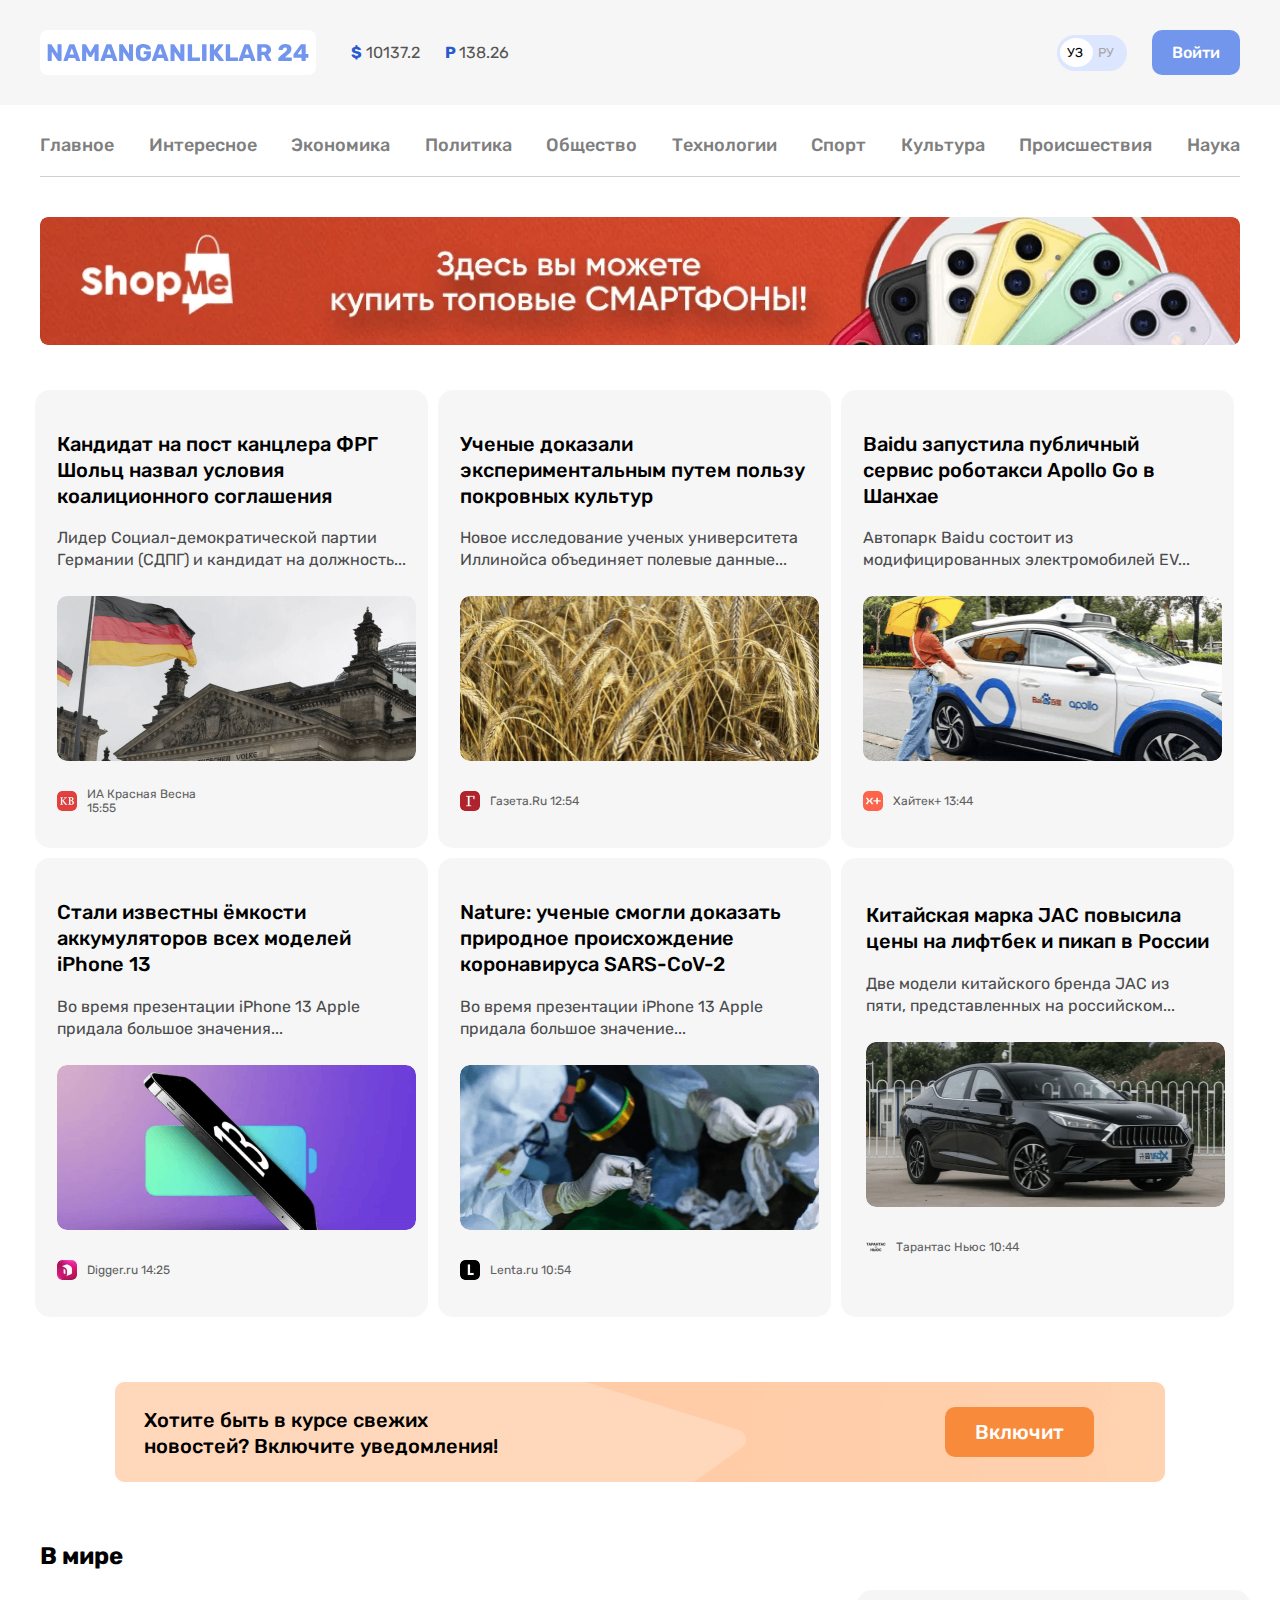
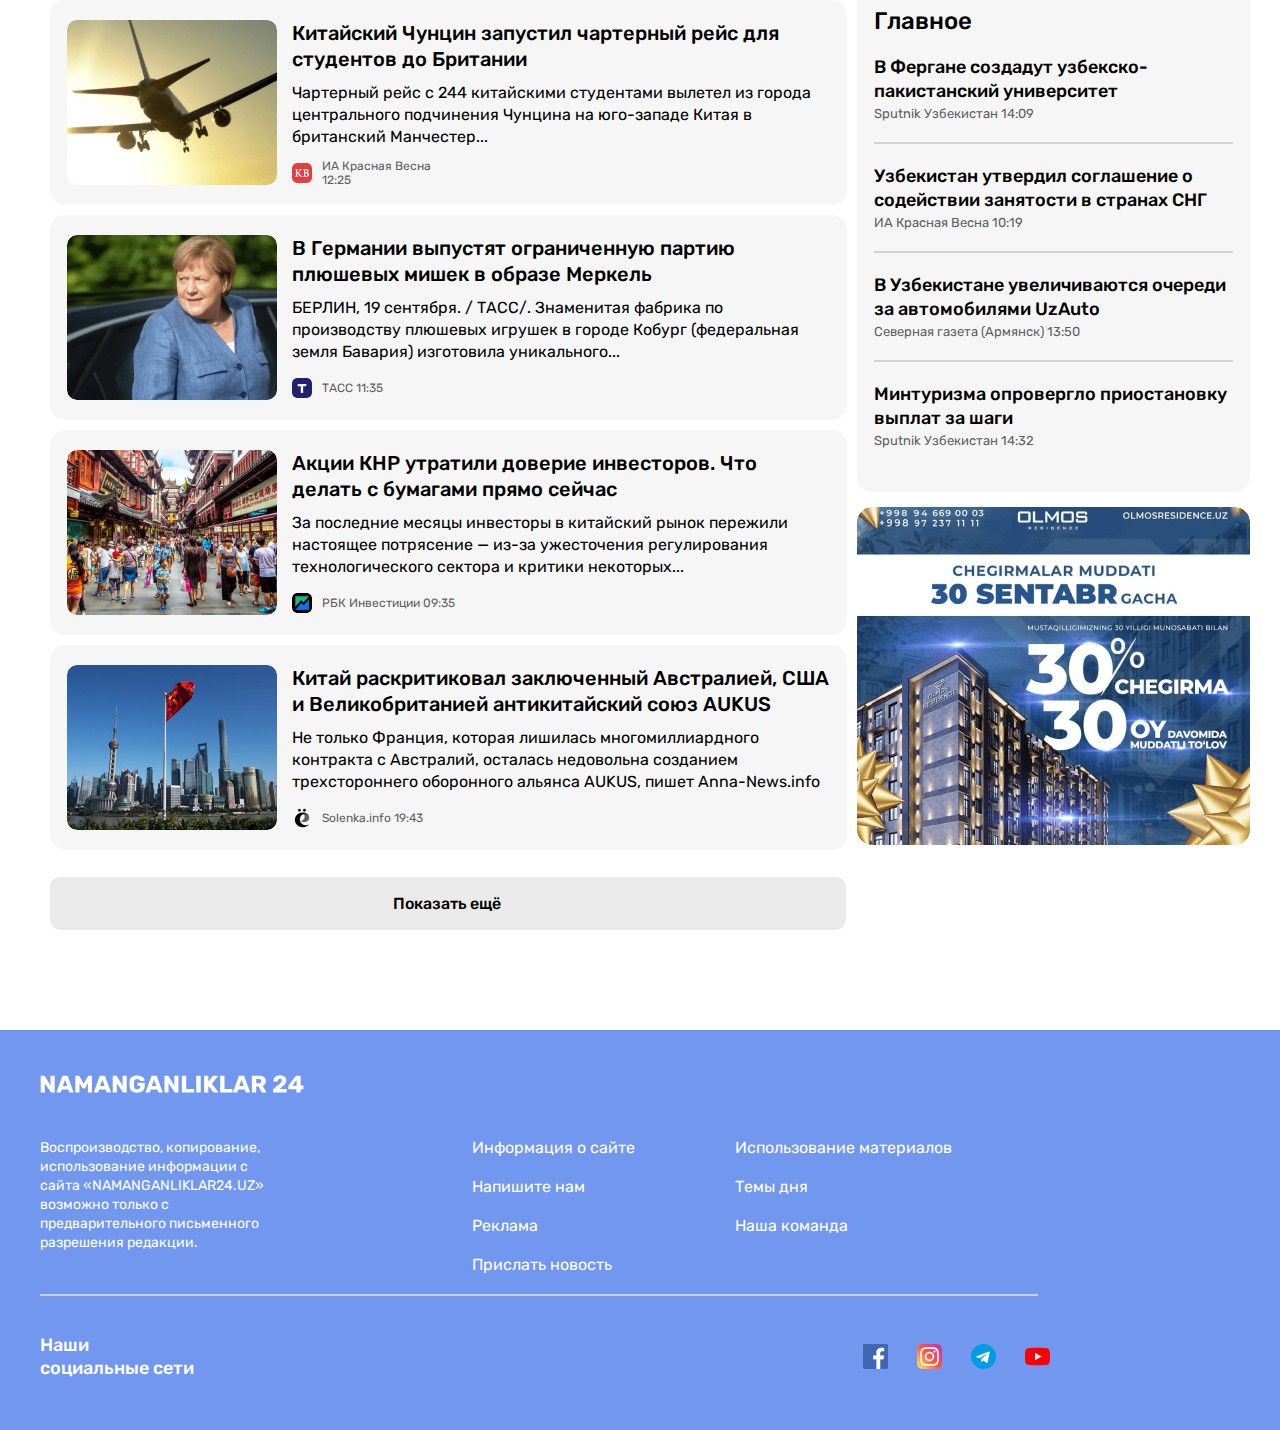
<file: index.html>
<!DOCTYPE html>
<html lang="ru">
<head>
  <meta charset="UTF-8">
  <meta http-equiv="X-UA-Compatible" content="IE=edge">
  <meta name="viewport" content="width=device-width, initial-scale=1.0">
  <title>Namanganliklar 24 news </title>
  <link rel="stylesheet" href="./css/main.css">
</head>
<body>
  
  <header>
    <div class="header-top"> 
      <div class="container"> 
        <div class="header-top-inner">
          
          <a href="./index.html"> 
            <img class="site-logo" src="./images/logo.svg" alt="Namanganliklar site logo">
          </a>
          
          <ul class="currency-list">
            <li class="currency-item"> <span class="symbol">$</span> 10137.2 </li>
            <li class="currency-item"> <span class="symbol">P </span> 138.26</li>
          </ul>
          
          <span class="site-language">
            <a class="language-uz" href="./index.html"> УЗ </a>
            <a class="language-ru" href="./index.html/ru"> РУ </a>
          </span>
          
          <a class="personal-room" href="#"> Войти </a>
        </div>
      </div>
      
    </div>
    
    
    <div class="header-main">
      <div class="container"> 
        <nav class="site-menu">
          <ol class="menu-list">
            
            <li class="menu-item">
              <a class="menu-link" href="./index.html"> Главное </a>
            </li>
            
            <li class="menu-item">
              <a class="menu-link" href="./about.html" target="blank"> Интересное </a>
            </li>
            
            <li class="menu-item">
              <a class="menu-link" href="#"> Экономика </a>
            </li>
            
            <li class="menu-item">
              <a class="menu-link" href="#"> Политика </a>
            </li>
            
            <li class="menu-item">
              <a class="menu-link" href="#"> Общество </a>
            </li>
            
            <li class="menu-item">
              <a class="menu-link" href="#"> Технологии </a>
            </li>
            
            <li class="menu-item">
              <a class="menu-link" href="#"> Спорт </a>
            </li>
            
            <li class="menu-item">
              <a class="menu-link" href="#"> Культура </a>
            </li>
            
            <li class="menu-item">
              <a class="menu-link" href="#"> Происшествия </a>
            </li>
            
            <li class="menu-item">
              <a class="menu-link" href="#"> Наука </a>
            </li>
            
          </ol>
        </nav>
      </div>
    </div>
    
    <div class="header-bottom">
      <div class="container"> 
        
        <aside>
          <a class="adds-link" href="https://shopme.uz/" target="blank">
            <img class="adds-img" src="./images/adds.png" alt="adds shop me">
          </a>
        </aside>
        <div> 
          <h1 class="visually-hidden"> Welcome to Namanganliklar 24 News</h1>
        </div>
      </div>
    </div>
  </header>
  
  <main>
    <section>
      <div class="container">
        <h2 class="visually-hidden">Latest news</h2>
        
        <nav class="news-menu">
          <ul class="news-list" >
            <li class="news-item">
              <h3 class="news-heading">
                <a class="news-link" href="#"> Кандидат на пост канцлера ФРГ Шольц назвал условия коалиционного соглашения </a>
              </h3>
              <p class="news-text"> Лидер Социал-демократической партии Германии (СДПГ) и кандидат на должность... </p>
              <img class="news-img" src="./images/news1.png" alt="Кандидат на пост канцлера ФРГ">
              
              <div class="time-box"> 
                <img class="time-img" src="./images/time1.png" alt="ИА Красная Весна">
                <p class="news-time-text"> ИА Красная Весна 
                  <time class="news-time" datetime="15:55">  15:55 </time> 
                </p> 
              </div>
            </li>
            
            <li class="news-item">
              <h3 class="news-heading">
                <a class="news-link" href="#"> Ученые доказали экспериментальным путем пользу покровных культур 
                </a>
              </h3>
              <p class="news-text"> Новое исследование ученых университета Иллинойса объединяет полевые данные...  </p>
              <img class="news-img" src="./images/news2.png" alt="покровных культур">
              
              <div class="time-box"> 
                <img class="time-img" src="./images/time2.png" alt="Газета.Ru ">
                <p class="news-time-text"> Газета.Ru
                  <time class="news-time" datetime="12:54">  12:54 </time>
                </p> 
              </div>
            </li>
            
            <li class="news-item">
              <h3 class="news-heading">
                <a class="news-link" href="#"> Baidu запустила публичный сервис роботакси Apollo Go в Шанхае </a>
              </h3>
              <p class="news-text"> Автопарк Baidu состоит из модифицированных электромобилей EV...  </p>
              <img class="news-img" src="./images/news3.png" alt="роботакси Apollo Go в Шанхае">
              
              <div class="time-box"> 
                <img class="time-img" src="./images/time3.png" alt="Хайтек+ ">
                <p class="news-time-text"> Хайтек+ 
                  <time class="news-time" datetime="13:44"> 13:44 </time>
                </p> 
              </div>
            </li>
            
            <li class="news-item">
              <h3 class="news-heading">
                <a class="news-link" href="#"> Стали известны ёмкости аккумуляторов всех моделей iPhone 13 </a>
              </h3>
              <p class="news-text"> Во время презентации iPhone 13 Apple придала большое значения... </p>
              <img class="news-img" src="./images/news4.png" alt="iPhone 13">
              
              <div class="time-box"> 
                <img class="time-img" src="./images/time4.png" alt="Digger.ru ">
                <p class="news-time-text">  Digger.ru
                  <time class="news-time" datetime="14:25"> 14:25 </time>
                </p> 
              </div>
            </li>
            
            <li class="news-item">
              <h3 class="news-heading">
                <a class="news-link" href="#"> Nature: ученые смогли доказать природное происхождение коронавируса SARS-CoV-2 </a>
              </h3>
              <p class="news-text"> Во время презентации iPhone 13 Apple придала большое значение... </p>
              <img class="news-img" src="./images/news5.png" alt=" коронавирус SARS-CoV-2">
              
              <div class="time-box"> 
                <img class="time-img" src="./images/time5.png" alt="Lenta.ru ">
                <p class="news-time-text">  Lenta.ru
                  <time class="news-time" datetime="10:54" >  10:54 </time>
                </p> 
              </div>
            </li>
            
            <li class="news-item item">
              <h3 class="news-heading">
                <a class="news-link " href="#">Китайская марка JAC повысила цены на лифтбек и пикап в России</a>
              </h3>
              <p class="news-text texts "> Две модели китайского бренда JAC из пяти, представленных на российском... </p>
              <img class="news-img" src="./images/news6.png" alt="Китайская марка JAC">
              
              <div class="time-box"> 
                <img class="time-img" src="./images/time6.png" alt="Тарантас Ньюс ">
                <p class="news-time-text"> Тарантас Ньюс
                  <time class="news-time" datetime="10:44">  10:44 </time>
                </p>
              </div>
            </li>
          </ul>
        </nav>
        
        <div class="notification-box">
          <p class="notification-text"> Хотите быть в курсе свежих новостей? Включите уведомления!  </p>
          
          <a class="notification-on" href="./index.html"> Включит </a>
        </div>
      </div>
    </section>
    
    <section>
      <div class="container">
        
        <h2 class="news-title">В мире</h2>
        <div class="news-section">
          <nav class="world-news-bar">
            <ol class="world-news-lists">
              
              <li class="world-news-item">
                <img class="world-news-img" src="./images/Chartered-flight.png" alt="chartered flight for students">
                <div class="world-news-box">
                  <h3 class="world-news-heading">
                    <a class="world-news-link" href="#">  
                      Китайский Чунцин запустил чартерный рейс для студентов до Британии </a>
                    </h3>
                    <p class="world-news-text"> Чартерный рейс с 244 китайскими студентами вылетел из города центрального подчинения Чунцина на юго-западе Китая в британский Манчестер... </p>
                    
                    
                    <div class="time-box"> 
                      <img class="time-img" src="./images/time1.png" alt="ИА Красная Весна">
                      <p class="news-time-text"> ИА Красная Весна 
                        <time class="news-time" datetime="12:25">  12:25 </time> 
                      </p> 
                    </div>
                  </div>
                </li> 
                
                <li class="world-news-item">
                  <img class="world-news-img" src="./images/tacc.png" alt="merkal taddy bears">
                  
                  <div class="world-news-box">
                    <h3 class="world-news-heading">
                      <a class="world-news-link" href="#">  
                        В Германии выпустят ограниченную партию плюшевых мишек в образе Меркель </a>
                      </h3>
                      <p class="world-news-text"> БЕРЛИН, 19 сентября. / ТАСС/. Знаменитая фабрика по производству плюшевых игрушек в городе Кобург (федеральная земля Бавария) изготовила уникального... </p>
                      
                      <div class="time-box"> 
                        <img class="time-img" src="./images/time-tacc.png" alt="tacc ">
                        <p class="news-time-text"> ТАСС 
                          <time class="news-time" datetime="11:35 "> 11:35 </time> 
                        </p> 
                      </div>
                    </div>
                  </li> 
                  
                  <li class="world-news-item">
                    
                    <img class="world-news-img" src="./images/investment.png" alt="lots of people in the city">
                    
                    <div class="world-news-box">
                      <h3 class="world-news-heading">
                        <a class="world-news-link" href="#">  
                          Акции КНР утратили доверие инвесторов. Что делать с бумагами прямо сейчас </a>
                        </h3>
                        <p class="world-news-text"> За последние месяцы инвесторы в китайский рынок пережили настоящее потрясение — из-за ужесточения регулирования технологического сектора и критики некоторых...
                        </p>
                        
                        <div class="time-box"> 
                          <img class="time-img" src="./images/investmen-time.png" alt="РБК investments">
                          <p class="news-time-text"> РБК Инвестиции 
                            <time class="news-time" datetime="09:35">  09:35 </time> 
                          </p> 
                        </div>
                      </div>
                    </li> 
                    
                    <li class="world-news-item  n-item">
                      <img class="world-news-img" src="./images/aukus.png" alt="AUKUS">
                      <div class="world-news-box">
                        <h3 class="world-news-heading ">
                          <a class="world-news-link" href="#">  
                            Китай раскритиковал заключенный Австралией, США и Великобританией антикитайский союз AUKUS </a>
                          </h3>
                          <p class="world-news-text n-texts"> Не только Франция, которая лишилась многомиллиардного контракта с Австралий, осталась недовольна созданием трехстороннего оборонного альянса AUKUS, пишет Anna-News.info </p>
                          
                          <div class="time-box "> 
                            <img class="time-img" src="./images/Solenka-icon.png" alt="Solenka.info ">
                            <p class="news-time-text">Solenka.info 
                              <time class="news-time" datetime="19:43">  19:43 </time> 
                            </p> 
                          </div>
                        </div>
                      </li> 
                      
                    </ol> 
                  </nav>
                  
                  <div class="short-news-box">
                    <nav class="short-news-menu">
                      <h2 class="short-news-hero" > Главное</h2>
                      <ul class=" short-news-lists">
                        <li class="short-news-items">
                          <h3 class="news-hero">
                            <a class="hero-link" href="#"> В Фергане создадут узбекско-пакистанский университет </a> 
                          </h3>
                          
                          <span class="mini-box"> Sputnik Узбекистан 
                            <time class="time" datetime="14:09"> 14:09 </time>
                          </span>
                          <span class="line"></span>
                        </li>
                        
                        <li class="short-news-items">
                          <h3 class="news-hero">
                            <a class="hero-link" href="#"> Узбекистан утвердил соглашение о содействии занятости в странах СНГ </a> 
                          </h3>
                          
                          <span class="mini-box"> ИА Красная Весна  
                            <time class="time" datetime="10:19"> 10:19 </time>
                          </span>
                          <span class="line"></span>
                        </li>
                        
                        <li class="short-news-items">
                          <h3 class="news-hero">
                            <a class="hero-link" href="#"> В Узбекистане увеличиваются очереди за автомобилями UzAuto </a> 
                          </h3>
                          
                          <span class="mini-box"> Северная газета (Армянск) 
                            <time class="time" datetime="13:50"> 13:50 </time>
                          </span>
                          <span class="line"></span>
                        </li>
                        
                        <li class="short-news-items">
                          <h3 class="news-hero">
                            <a class="hero-link" href="#"> Минтуризма опровергло приостановку выплат за шаги </a> 
                          </h3>
                          
                          <span class="mini-box "> Sputnik Узбекистан 
                            <time class="time" datetime="14:32"> 14:32 </time>
                          </span>
                          
                        </li>
                      </ul>
                    </nav>
                    <aside class="add-box">
                      <a class="add-link" href="https://olmosresidence.uz/" target="blank">
                        <img class="add-img" src="./images/olmosresidence.png" alt=" olmosresidence.uz sale off 30%" > 
                      </a>
                    </aside>
                  </div>
                </div>
                
                <a class="link-more" href="./about.html"> Показать ещё </a> 
                
              </div>
            </section>
          </main>
          
          
          <footer class="site-footer">
            <div class="container">
              
              <a href="./index.html">
                
                <img class="footer-logo" src="./images/logo-footer.svg" alt=" Namanganliklar 24 logo">
              </a>
              
              <div class="footer-top">
                
                <p class="footer-top-text"> Воспроизводство, копирование, использование информации с сайта «NAMANGANLIKLAR24.UZ» возможно только с предварительного письменного разрешения редакции.
                </p>
                
                <ol class="footer-list">
                  <li class="footer-item"> 
                    <a class="footer-top-link" href="#"> Информация о сайте </a>
                  </li>
                  
                  <li class="footer-item"> 
                    <a class="footer-top-link" href="#"> Напишите нам </a>
                  </li>
                  
                  <li class="footer-item"> 
                    <a class="footer-top-link" href="#"> Реклама  </a> 
                  </li>
                  
                  <li class="footer-item"> 
                    <a class="footer-top-link" href="#"> Прислать новость </a> 
                  </li>
                </ol>
                
                <ol class="footer-top-list">
                  <li class="footer-item"> 
                    <a class="footer-top-link" href="#"> Использование материалов </a> 
                  </li>
                  
                  <li class="footer-item">
                    <a class="footer-top-link" href="#"> Темы дня </a> 
                  </li>
                  
                  <li class="footer-item"> 
                    <a class="footer-top-link" href="#">Наша команда </a>
                  </li>
                  
                </ol>
              </div>
              
              <span class="footer-line"></span>
              
              <div class="footer-bottom">
                <p class="footer-bottom-text"> Наши социальные сети</p>
                
                <div class="footer-botom-box" >
                  <a class="footer-link" href="https://www.facebook.com/namanganliklar24" target="blank">
                    <img src="./images/facebook.png" alt="facebook icon">
                  </a>
                  
                  <a class="footer-link" href="https://www.instagram.com/namanganliklar.uz/" target="blank">
                    <img src="./images/inst.png" alt="instagram icon">
                  </a>
                  
                  <a class="footer-link" href="https://t.me/namanganliklar" target="blank">
                    <img src="./images/telegram.png" alt="telegram icon">
                  </a>
                  
                  <a class="footer-link" href=" https://www.youtube.com/c/Namanganliklar24/playlists" target="blank">
                    <img src="./images/youtube.png" alt="youtube icon">
                  </a>
                </div>
              </div>
              
            </div>
          </footer>
        </body>
        </html>
</file>
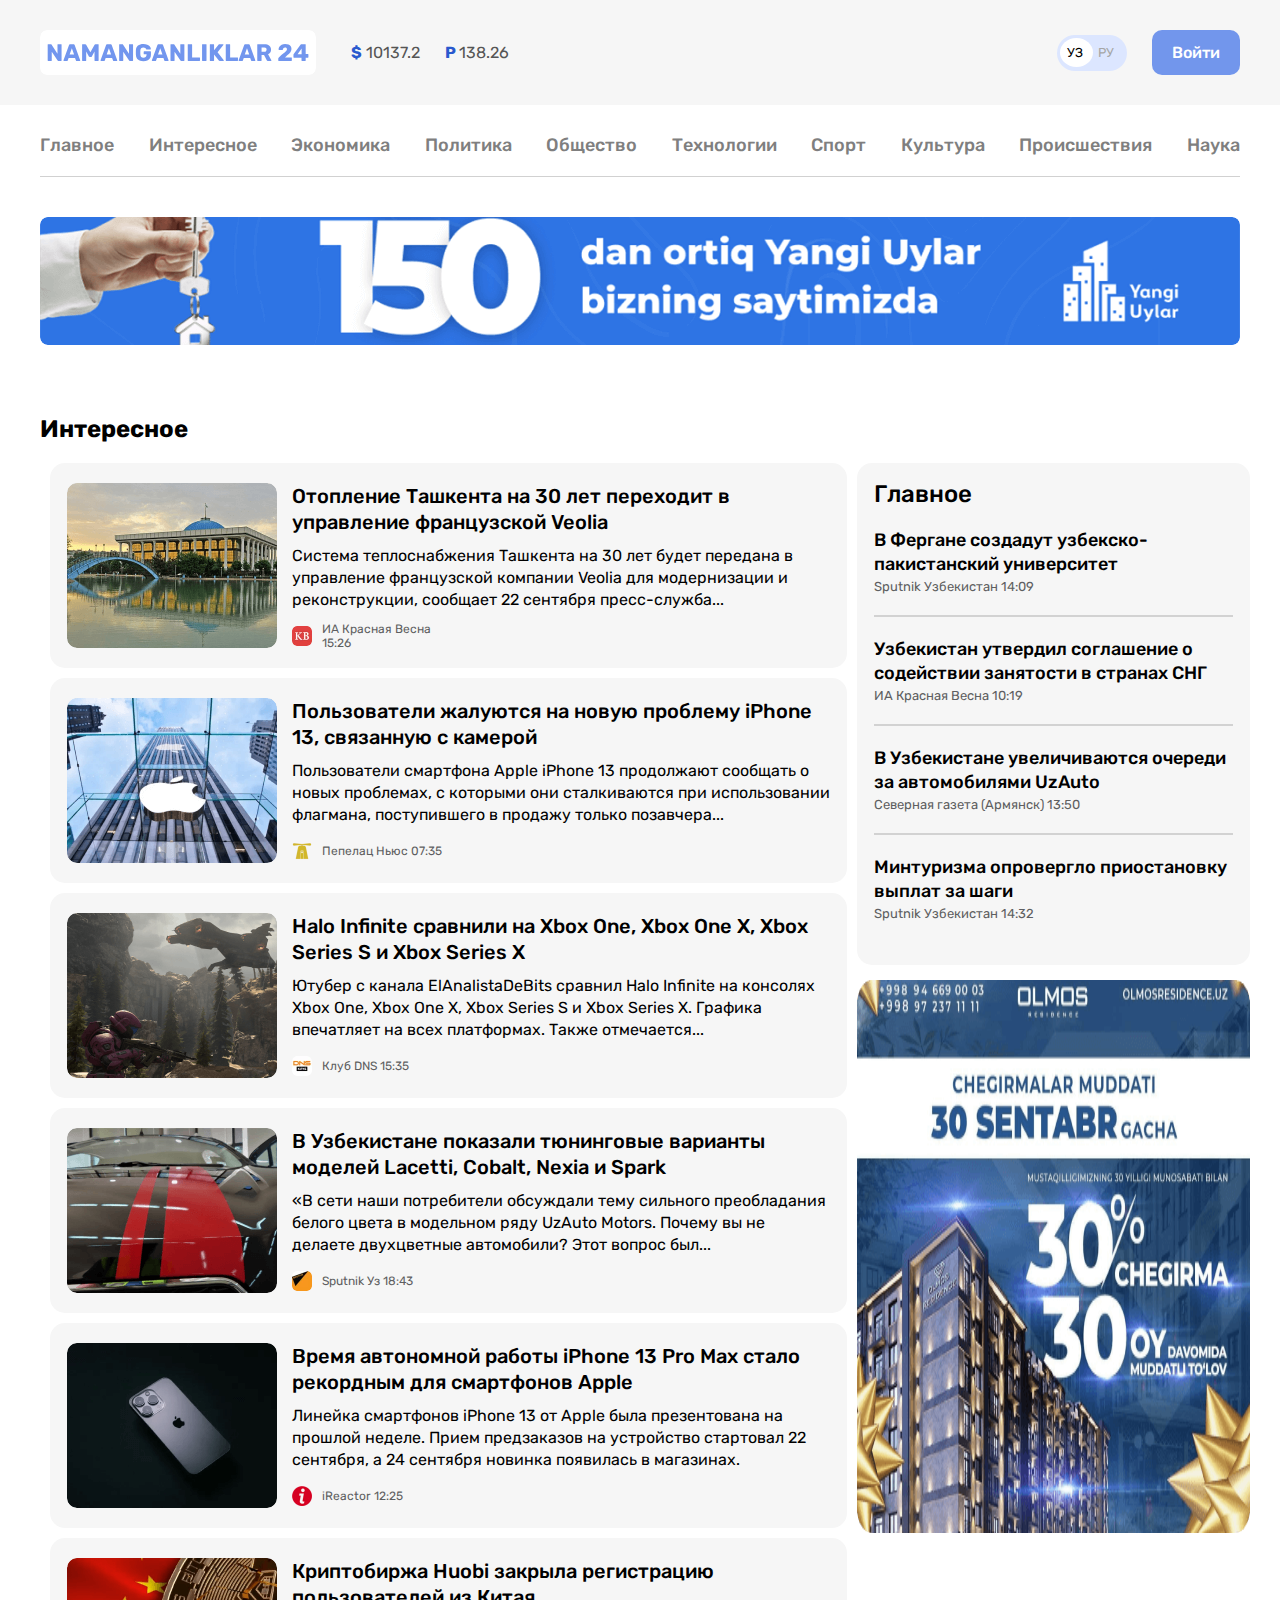
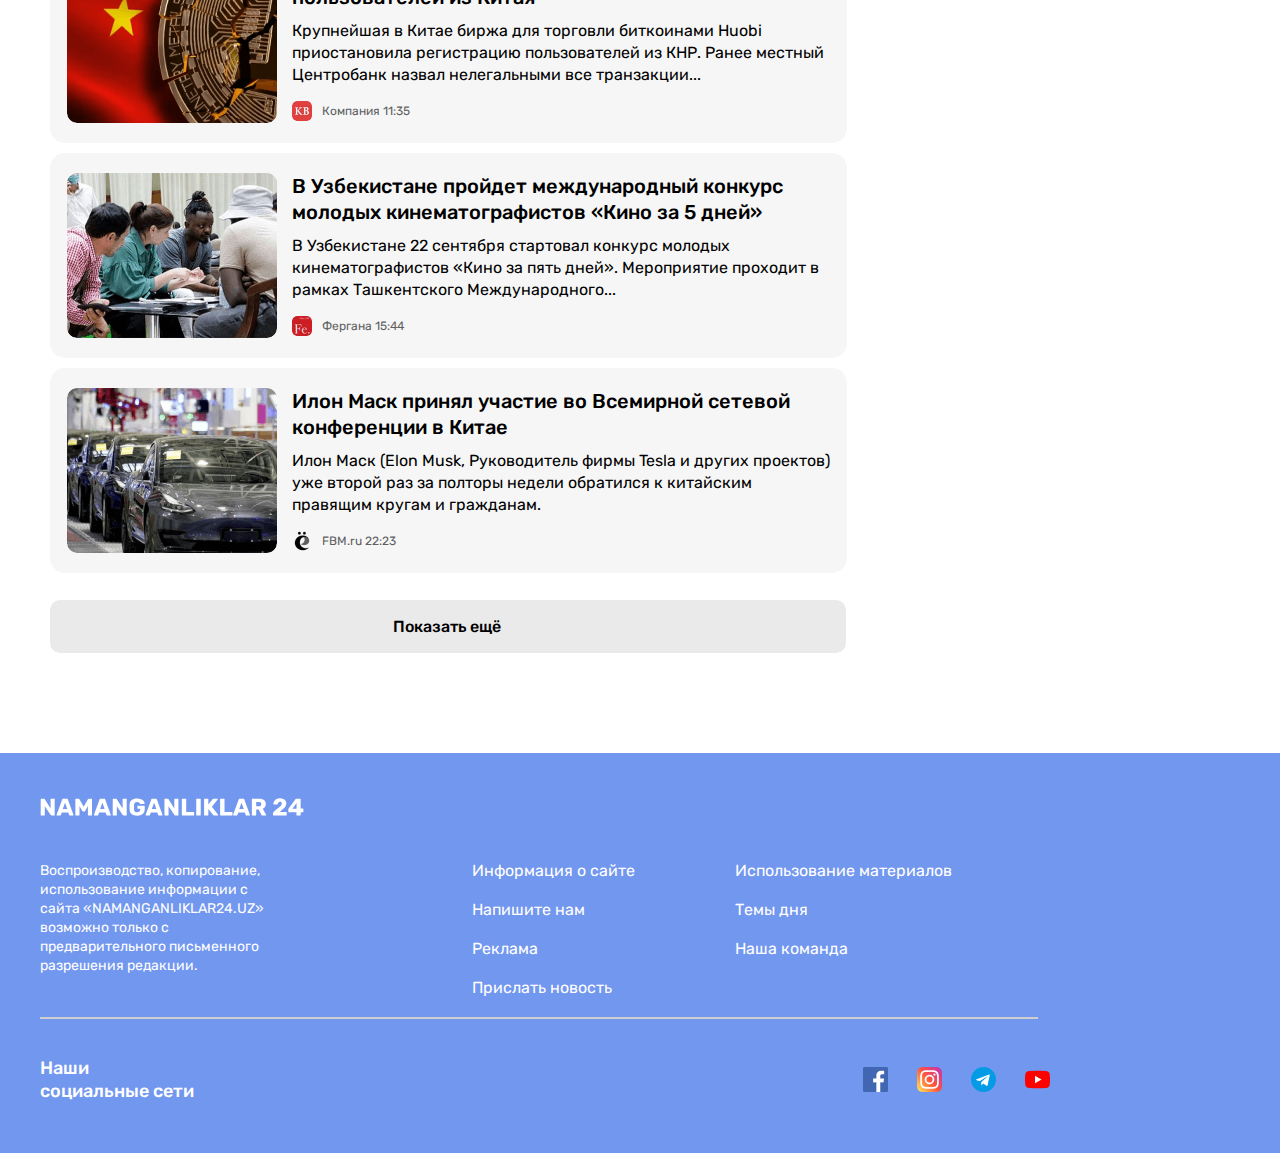
<file: about.html>
<!DOCTYPE html>
<html lang="ru">
<head>
  <meta charset="UTF-8">
  <meta http-equiv="X-UA-Compatible" content="IE=edge">
  <meta name="viewport" content="width=device-width, initial-scale=1.0">
  <title>list</title>
  <link rel="stylesheet" href="./css/main.css">
</head>
<body>
  
  <header>
    <div class="header-top"> 
      <div class="container"> 
        <div class="header-top-inner">
          
          <a href="./index.html"> 
            <img class="site-logo" src="./images/logo.svg" alt="Namanganliklar site logo">
          </a>
          
          <ul class="currency-list">
            <li class="currency-item"> <span class="symbol">$</span> 10137.2 </li>
            <li class="currency-item"> <span class="symbol">P </span> 138.26</li>
          </ul>
          
          <span class="site-language">
            <a class="language-uz" href="./index.html"> УЗ </a>
            <a class="language-ru" href="./index.html/ru"> РУ </a>
          </span>
          
          <a class="personal-room" href="#"> Войти </a>
        </div>
      </div>
      
    </div>
    
    
    <div class="header-main">
      <div class="container"> 
        <nav class="site-menu">
          <ol class="menu-list">
            
            <li class="menu-item">
              <a class="menu-link" href="./index.html"> Главное </a>
            </li>
            
            <li class="menu-item">
              <a class="menu-link" href="./about.html" target="blank"> Интересное </a>
            </li>
            
            <li class="menu-item">
              <a class="menu-link" href="#"> Экономика </a>
            </li>
            
            <li class="menu-item">
              <a class="menu-link" href="#"> Политика </a>
            </li>
            
            <li class="menu-item">
              <a class="menu-link" href="#"> Общество </a>
            </li>
            
            <li class="menu-item">
              <a class="menu-link" href="#"> Технологии </a>
            </li>
            
            <li class="menu-item">
              <a class="menu-link" href="#"> Спорт </a>
            </li>
            
            <li class="menu-item">
              <a class="menu-link" href="#"> Культура </a>
            </li>
            
            <li class="menu-item">
              <a class="menu-link" href="#"> Происшествия </a>
            </li>
            
            <li class="menu-item">
              <a class="menu-link" href="#"> Наука </a>
            </li>
            
          </ol>
        </nav>
      </div>
    </div>
    
    <div class="header-bottom">
      <div class="container"> 
        
        <aside>
          <a class="adds-link" href="https://yangiuylar.uz/" target="blank">
            <img class="adds-img" src="./images/yangi-uylar.png" alt="adds shop me">
          </a>
        </aside>
        <div> 
          <h1 class="visually-hidden"> Welcome to Namanganliklar 24 News</h1>
        </div>
      </div>
    </div>
  </header>
  
  
  <main>
    <section>
      <div class="container">
        
        <h2 class="news-title"> Интересное </h2>
        <div class="news-section">
          <nav class="world-news-bar">
            <ol class="world-news-lists">
              
              <li class="world-news-item item-news" >
                <img class="world-news-img" src=".//images/violia.png" alt="building near to lake">
                <div class="world-news-box">
                  <h3 class="world-news-heading">
                    <a class="world-news-link" href="#">  
                      Отопление Ташкента на 30 лет переходит в управление французской Veolia </a>
                    </h3>
                    <p class="world-news-text"> 
                      Система теплоснабжения Ташкента на 30 лет будет передана в управление французской компании Veolia для модернизации и реконструкции, сообщает 22 сентября пресс-служба... 
                    </p>
                    
                    
                    <div class="time-box"> 
                      <img class="time-img" src="./images/time1.png" alt="red spring news icon">
                      <p class="news-time-text"> ИА Красная Весна 
                        <time class="news-time" datetime="15:26">  15:26 </time> 
                      </p> 
                    </div>
                  </div>
                </li> 
                
                <li class="world-news-item">
                  <img class="world-news-img" src="./images/apple.png" alt="apple companies image">
                  
                  <div class="world-news-box">
                    <h3 class="world-news-heading">
                      <a class="world-news-link" href="#">  
                        Пользователи жалуются на новую проблему iPhone 13, связанную с камерой </a>
                      </h3>
                      <p class="world-news-text"> Пользователи смартфона Apple iPhone 13 продолжают сообщать о новых проблемах, с которыми они сталкиваются при использовании флагмана, поступившего в продажу только позавчера... </p>
                      
                      <div class="time-box"> 
                        <img class="time-img" src="./images/pepelas-icon.png" alt=" pepelas news icon ">
                        <p class="news-time-text"> Пепелац Ньюс 
                          <time class="news-time" datetime="07:35 "> 07:35 </time> 
                        </p> 
                      </div>
                    </div>
                  </li> 
                  
                  <li class="world-news-item">
                    
                    <img class="world-news-img" src="./images/halo.png" alt="dinosaur and man with sniper in the forest">
                    
                    <div class="world-news-box">
                      <h3 class="world-news-heading">
                        <a class="world-news-link" href="#">  
                          Halo Infinite сравнили на Xbox One, Xbox One X, Xbox Series S и Xbox Series X </a>
                        </h3>
                        <p class="world-news-text"> Ютубер с канала ElAnalistaDeBits сравнил Halo Infinite на консолях Xbox One, Xbox One X, Xbox Series S и Xbox Series X. Графика впечатляет на всех платформах. Также отмечается...
                        </p>
                        
                        <div class="time-box"> 
                          <img class="time-img" src="./images/club-dns-icon.png" alt="DNS club news icon">
                          <p class="news-time-text"> Клуб DNS  
                            <time class="news-time" datetime="15:35"> 15:35 </time> 
                          </p> 
                        </div>
                      </div>
                    </li> 
                    
                    <li class="world-news-item ">
                      <img class="world-news-img" src="./images/uzavto-motors.png" alt="black and red mixed colored car">
                      <div class="world-news-box">
                        <h3 class="world-news-heading ">
                          <a class="world-news-link" href="#">  
                            В Узбекистане показали тюнинговые варианты моделей Lacetti, Cobalt, Nexia и Spark </a>
                          </h3>
                          <p class="world-news-text n-texts"> «В сети наши потребители обсуждали тему сильного преобладания белого цвета в модельном ряду UzAuto Motors. Почему вы не делаете двухцветные автомобили? Этот вопрос был... </p>
                          
                          <div class="time-box "> 
                            <img class="time-img" src="./images/sputnik-icon.png" alt="Sputnik uz news icon ">
                            <p class="news-time-text"> Sputnik Уз  
                              <time class="news-time" datetime="18:43">  18:43 </time> 
                            </p> 
                          </div>
                        </div>
                      </li> 
                      
                      <li class="world-news-item">
                        <img class="world-news-img" src="./images/phone.png" alt=" iphone 13 pro Max">
                        <div class="world-news-box">
                          <h3 class="world-news-heading">
                            <a class="world-news-link" href="#">  
                              Время автономной работы iPhone 13 Pro Max стало рекордным для смартфонов Apple </a>
                            </h3>
                            <p class="world-news-text"> 
                              Линейка смартфонов iPhone 13 от Apple была презентована на прошлой неделе. Прием предзаказов на устройство стартовал 22 сентября, а 24 сентября новинка появилась в магазинах. 
                            </p>
                            
                            
                            <div class="time-box"> 
                              <img class="time-img" src="./images/reactor-icon.png" alt="ireactor news icon">
                              <p class="news-time-text"> iReactor 
                                <time class="news-time" datetime="12:25"> 12:25 </time> 
                              </p> 
                            </div>
                          </div>
                        </li>
                        
                        <li class="world-news-item">
                          <img class="world-news-img" src="./images/huobi.png" alt="huobi bitcoin image">
                          <div class="world-news-box">
                            <h3 class="world-news-heading">
                              <a class="world-news-link" href="#">  
                                Криптобиржа Huobi закрыла регистрацию пользователей из Китая </a>
                              </h3>
                              <p class="world-news-text"> 
                                Крупнейшая в Китае биржа для торговли биткоинами Huobi приостановила регистрацию пользователей из КНР. Ранее местный Центробанк назвал нелегальными все транзакции...
                              </p>
                              
                              
                              <div class="time-box"> 
                                <img class="time-img" src="./images/time1.png" alt="company news icon">
                                <p class="news-time-text"> Компания  
                                  <time class="news-time" datetime="11:35">  11:35 </time> 
                                </p> 
                              </div>
                            </div>
                          </li>
                          
                          <li class="world-news-item">
                            <img class="world-news-img" src="./images/filmmakers.png" alt=" filmmakers talking with each other around the table">
                            <div class="world-news-box">
                              <h3 class="world-news-heading">
                                <a class="world-news-link" href="#">  
                                  В Узбекистане пройдет международный конкурс молодых кинематографистов «Кино за 5 дней» </a>
                                </h3>
                                <p class="world-news-text"> 
                                  В Узбекистане 22 сентября стартовал конкурс молодых кинематографистов «Кино за пять дней». Мероприятие проходит в рамках Ташкентского Международного... 
                                </p>
                                
                                
                                <div class="time-box"> 
                                  <img class="time-img" src="./images/fergana-icon.png" alt="fergana news icon">
                                  <p class="news-time-text"> Фергана 
                                    <time class="news-time" datetime="15:44">  15:44 </time> 
                                  </p> 
                                </div>
                              </div>
                            </li>
                            
                            <li class="world-news-item">
                              <img class="world-news-img" src="./images/conference.png" alt="black cars in conference hall">
                              <div class="world-news-box">
                                <h3 class="world-news-heading">
                                  <a class="world-news-link" href="./home.html">  
                                    Илон Маск принял участие во Всемирной сетевой конференции в Китае </a>
                                  </h3>
                                  <p class="world-news-text"> 
                                    Илон Маск (Elon Musk, Руководитель фирмы Tesla и других проектов) уже второй раз за полторы недели обратился к китайским правящим кругам и гражданам. 
                                  </p>
                                  
                                  
                                  <div class="time-box"> 
                                    <img class="time-img" src="./images/fbm-icon.png" alt="fbm ru news icon">
                                    <p class="news-time-text"> FBM.ru  
                                      <time class="news-time" datetime="22:23">  22:23 </time> 
                                    </p> 
                                  </div>
                                </div>
                              </li>
                              
                            </ol> 
                          </nav>
                          
                          <div class="short-news-box">
                            <nav class="short-news-menu">
                              <h2 class="short-news-hero" > Главное </h2>
                              <ul class=" short-news-lists">
                                <li class="short-news-items">
                                  <h3 class="news-hero">
                                    <a class="hero-link" href="#"> В Фергане создадут узбекско-пакистанский университет </a> 
                                  </h3>
                                  
                                  <span class="mini-box"> Sputnik Узбекистан 
                                    <time class="time" datetime="14:09"> 14:09 </time>
                                  </span>
                                  <span class="line"></span>
                                </li>
                                
                                <li class="short-news-items">
                                  <h3 class="news-hero">
                                    <a class="hero-link" href="#"> Узбекистан утвердил соглашение о содействии занятости в странах СНГ </a> 
                                  </h3>
                                  
                                  <span class="mini-box"> ИА Красная Весна  
                                    <time class="time" datetime="10:19"> 10:19 </time>
                                  </span>
                                  <span class="line"></span>
                                </li>
                                
                                <li class="short-news-items">
                                  <h3 class="news-hero">
                                    <a class="hero-link" href="#"> В Узбекистане увеличиваются очереди за автомобилями UzAuto </a> 
                                  </h3>
                                  
                                  <span class="mini-box"> Северная газета (Армянск) 
                                    <time class="time" datetime="13:50"> 13:50 </time>
                                  </span>
                                  <span class="line"></span>
                                </li>
                                
                                <li class="short-news-items">
                                  <h3 class="news-hero">
                                    <a class="hero-link" href="#"> Минтуризма опровергло приостановку выплат за шаги </a> 
                                  </h3>
                                  
                                  <span class="mini-box "> Sputnik Узбекистан 
                                    <time class="time" datetime="14:32"> 14:32 </time>
                                  </span>
                                  
                                </li>
                              </ul>
                            </nav>
                            <aside class="add-box">
                              <a class="add-link" href="https://olmosresidence.uz/" target="blank">
                                <img class="add-img olmos-img" src="./images/olmosresidence.png" alt=" olmosresidence.uz sale off 30%" > 
                              </a>
                            </aside>
                          </div>
                        </div>
                        
                        <a class="link-more" href="#"> Показать ещё </a> 
                        
                      </div>
                    </section>
                    
                  </main>
                  
                  <footer class="site-footer">
                    <div class="container">
                      
                      <a href="./index.html">
                        
                        <img class="footer-logo" src="./images/logo-footer.svg" alt=" Namanganliklar 24 logo">
                      </a>
                      
                      <div class="footer-top">
                        
                        <p class="footer-top-text"> Воспроизводство, копирование, использование информации с сайта «NAMANGANLIKLAR24.UZ» возможно только с предварительного письменного разрешения редакции.
                        </p>
                        
                        <ol class="footer-list">
                          <li class="footer-item"> 
                            <a class="footer-top-link" href="#"> Информация о сайте </a>
                          </li>
                          
                          <li class="footer-item"> 
                            <a class="footer-top-link" href="#"> Напишите нам </a>
                          </li>
                          
                          <li class="footer-item"> 
                            <a class="footer-top-link" href="#"> Реклама  </a> 
                          </li>
                          
                          <li class="footer-item"> 
                            <a class="footer-top-link" href="#"> Прислать новость </a> 
                          </li>
                        </ol>
                        
                        <ol class="footer-top-list">
                          <li class="footer-item"> 
                            <a class="footer-top-link" href="#"> Использование материалов </a> 
                          </li>
                          
                          <li class="footer-item">
                            <a class="footer-top-link" href="#"> Темы дня </a> 
                          </li>
                          
                          <li class="footer-item"> 
                            <a class="footer-top-link" href="#">Наша команда </a>
                          </li>
                          
                        </ol>
                      </div>
                      
                      <span class="footer-line"></span>
                      
                      <div class="footer-bottom">
                        <p class="footer-bottom-text"> Наши социальные сети</p>
                        
                        <div class="footer-botom-box" >
                          <a class="footer-link" href="https://www.facebook.com/namanganliklar24" target="blank">
                            <img src="./images/facebook.png" alt="facebook icon">
                          </a>
                          
                          <a class="footer-link" href="https://www.instagram.com/namanganliklar.uz/" target="blank">
                            <img src="./images/inst.png" alt="instagram icon">
                          </a>
                          
                          <a class="footer-link" href="https://t.me/namanganliklar" target="blank">
                            <img src="./images/telegram.png" alt="telegram icon">
                          </a>
                          
                          <a class="footer-link" href=" https://www.youtube.com/c/Namanganliklar24/playlists" target="blank">
                            <img src="./images/youtube.png" alt="youtube icon">
                          </a>
                        </div>
                      </div>
                    </div>
                    
                  </footer>
                </body>
                </html>
</file>
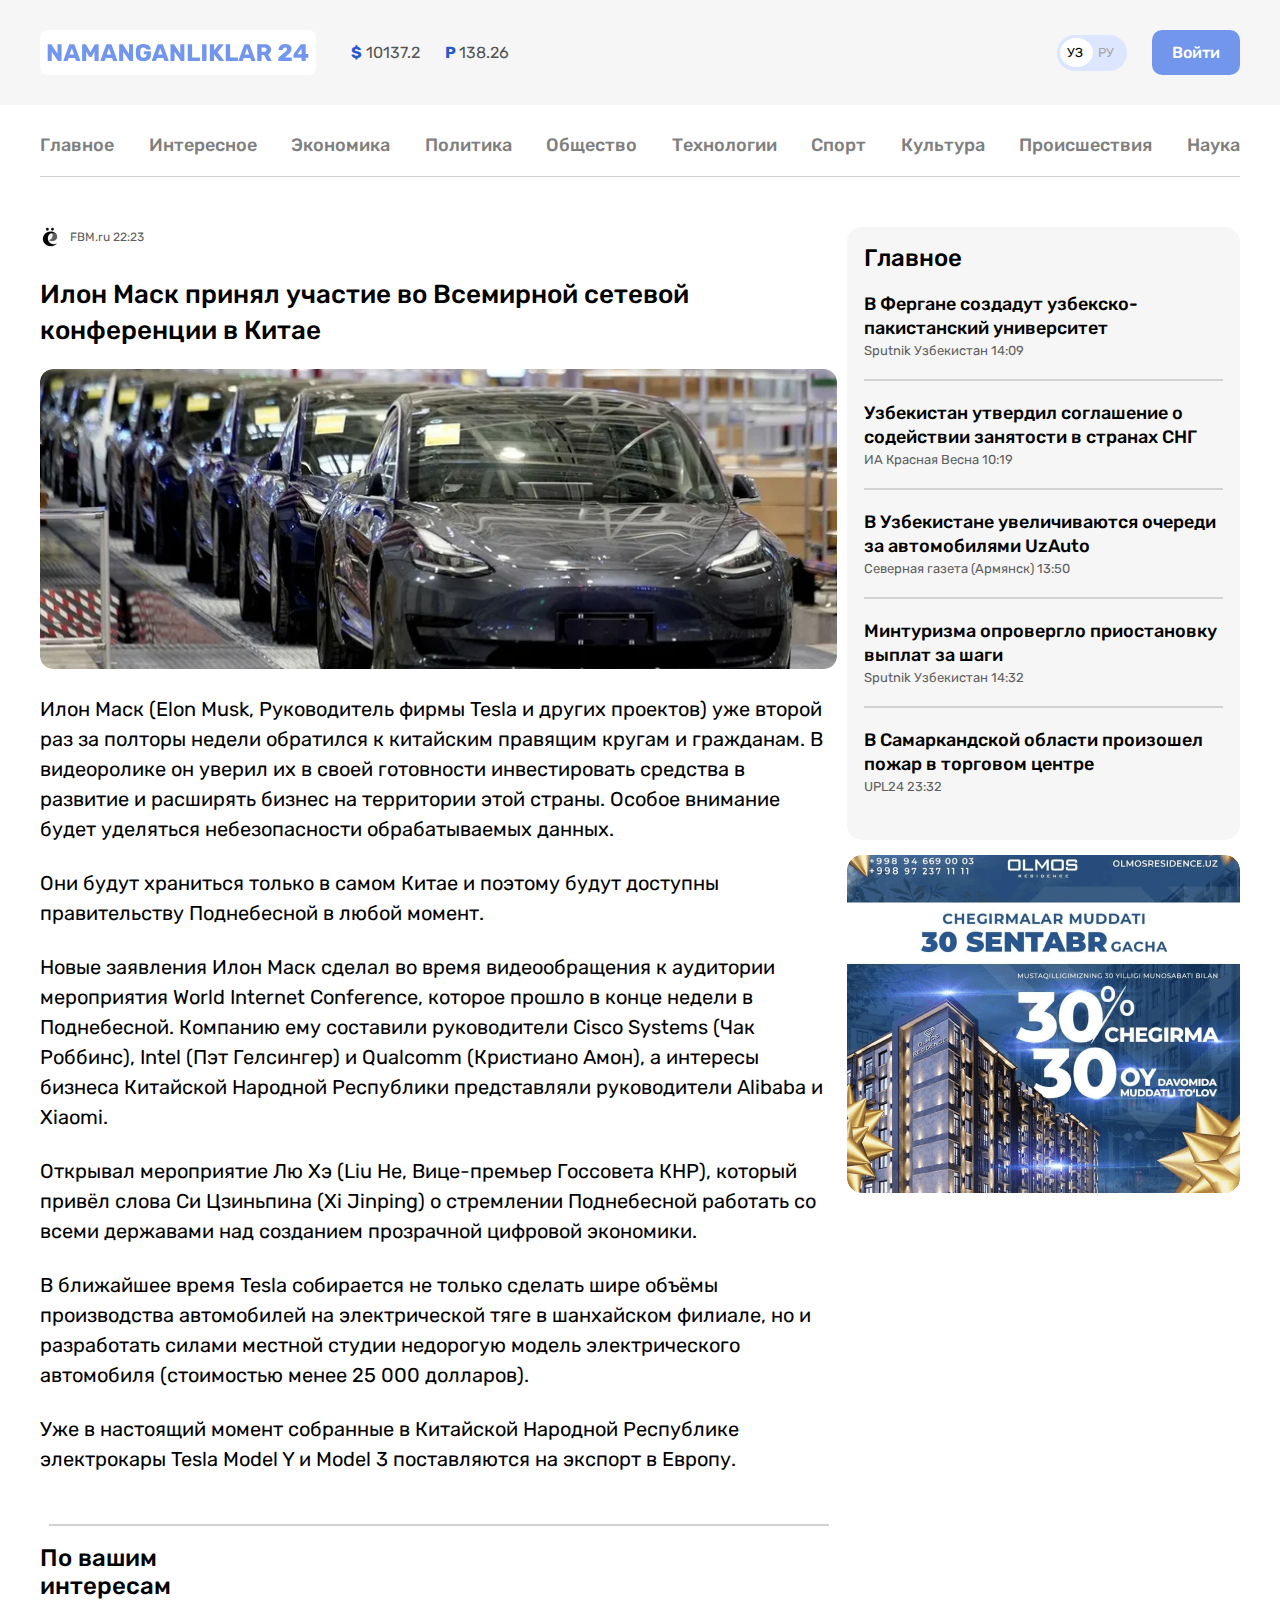
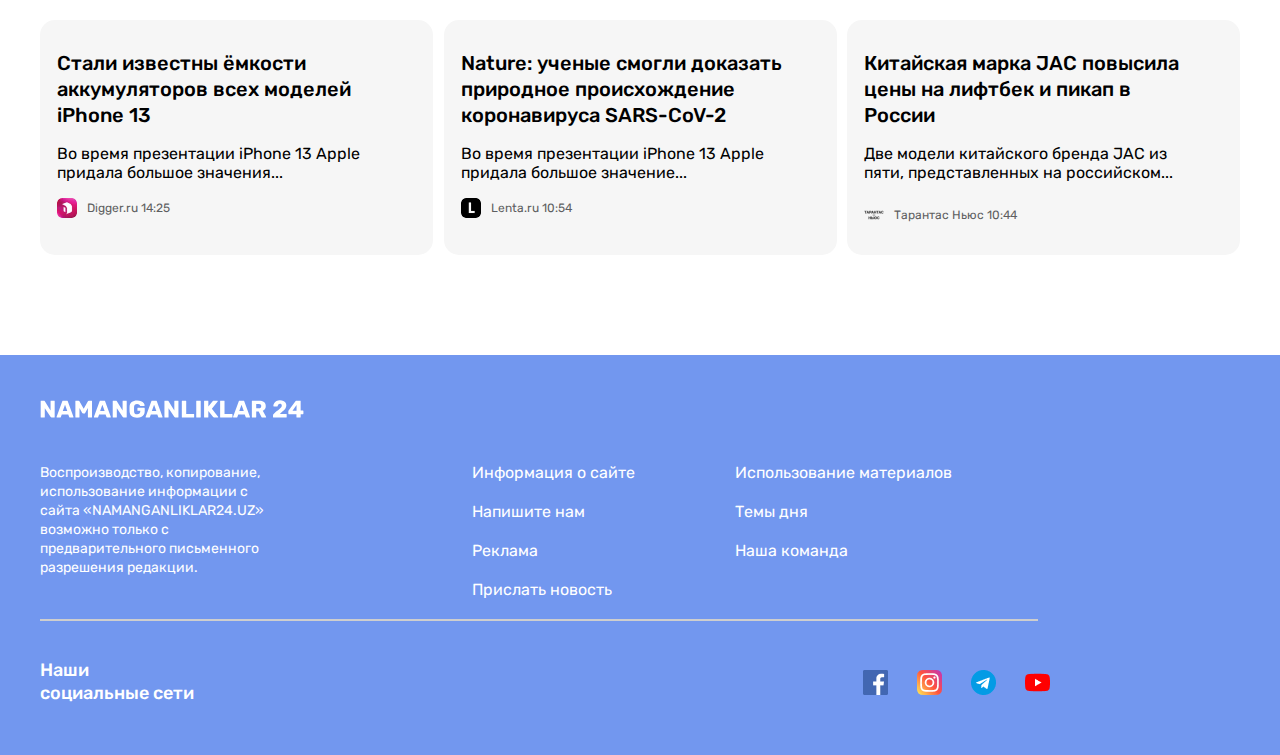
<file: home.html>
<!DOCTYPE html>
<html lang="ru">
<head>
  <meta charset="UTF-8">
  <meta http-equiv="X-UA-Compatible" content="IE=edge">
  <meta name="viewport" content="width=device-width, initial-scale=1.0">
  <title>Article </title>
  <link rel="stylesheet" href="./css/main.css">
</head>
<body>
  
  <header>
    <div class="header-top"> 
      <div class="container"> 
        <div class="header-top-inner">
          
          <a href="./index.html"> 
            <img class="site-logo" src="./images/logo.svg" alt="Namanganliklar site logo">
          </a>
          
          <ul class="currency-list">
            <li class="currency-item"> <span class="symbol">$</span> 10137.2 </li>
            <li class="currency-item"> <span class="symbol">P </span> 138.26</li>
          </ul>
          
          <span class="site-language">
            <a class="language-uz" href="./index.html"> УЗ </a>
            <a class="language-ru" href="./index.html/ru"> РУ </a>
          </span>
          
          <a class="personal-room" href="#"> Войти </a>
        </div>
      </div>
      
    </div>
    
    <div class="header-bottom bottom">
      <div class="container"> 
        <nav class="site-menu">
          <ol class="menu-list">
            
            <li class="menu-item">
              <a class="menu-link" href="./index.html"> Главное </a>
            </li>
            
            <li class="menu-item">
              <a class="menu-link" href="./about.html" target="blank"> Интересное </a>
            </li>
            
            <li class="menu-item">
              <a class="menu-link" href="#"> Экономика </a>
            </li>
            
            <li class="menu-item">
              <a class="menu-link" href="#"> Политика </a>
            </li>
            
            <li class="menu-item">
              <a class="menu-link" href="#"> Общество </a>
            </li>
            
            <li class="menu-item">
              <a class="menu-link" href="#"> Технологии </a>
            </li>
            
            <li class="menu-item">
              <a class="menu-link" href="#"> Спорт </a>
            </li>
            
            <li class="menu-item">
              <a class="menu-link" href="#"> Культура </a>
            </li>
            
            <li class="menu-item">
              <a class="menu-link" href="#"> Происшествия </a>
            </li>
            
            <li class="menu-item">
              <a class="menu-link" href="#"> Наука </a>
            </li>
            
          </ol>
        </nav>
        
        <div> 
          <h1 class="visually-hidden"> Welcome to Namanganliklar 24 News</h1>
        </div>
      </div>
    </div>
  </header>
  
  <main>
    <section>
      <div class="container">
        
        <div class="news-box">
          
          <div class="article-box">
            
            <div class="time-box article-time"> 
              <img class="time-img" src="./images/fbm-icon.png" alt="fbm ru news icon">
              <p class="news-time-text"> FBM.ru  
                <time class="news-time" datetime="22:23">  22:23 </time> 
              </p> 
            </div>
            
            
            
            <h2 class="article-heading"> Илон Маск принял участие во Всемирной сетевой конференции в Китае </h2>
            
            <img class="article-img" src="./images/article-img.png" alt=" black cars in the conference hall">
            
            <p class="article-text">
              Илон Маск (Elon Musk, Руководитель фирмы Tesla и других проектов) уже второй раз за полторы недели обратился к китайским правящим кругам и гражданам. В видеоролике он уверил их в своей готовности инвестировать средства в развитие и расширять бизнес на территории этой страны. Особое внимание будет уделяться небезопасности обрабатываемых данных.
            </p>
            
            <p class="article-text">
              Они будут храниться только в самом Китае и поэтому будут доступны правительству Поднебесной в любой момент.
            </p>
            
            <p class="article-text">
              Новые заявления Илон Маск сделал во время видеообращения к аудитории мероприятия World Internet Conference, которое прошло в конце недели в Поднебесной. Компанию ему составили руководители Cisco Systems (Чак Роббинс), Intel (Пэт Гелсингер) и Qualcomm (Кристиано Амон), а интересы бизнеса Китайской Народной Республики представляли руководители Alibaba и Xiaomi. 
            </p>
            
            <p class="article-text">
              Открывал мероприятие Лю Хэ (Liu He, Вице-премьер Госсовета КНР), который привёл слова Си Цзиньпина (Xi Jinping) о стремлении Поднебесной работать со всеми державами над созданием прозрачной цифровой экономики.
            </p>
            
            <p class="article-text">
              В ближайшее время Tesla собирается не только сделать шире объёмы производства автомобилей на электрической тяге в шанхайском филиале, но и разработать силами местной студии недорогую модель электрического автомобиля (стоимостью менее 25 000 долларов).
            </p>
            
            <p class="article-text"> 
              Уже в настоящий момент собранные в Китайской Народной Республике электрокары Tesla Model Y и Model 3 поставляются на экспорт в Европу.
            </p>
            
            <span class="article-line"></span>
          </div>
          
          <div class="short-news-box ">
            <nav class="short-news-menu short-article-box">
              
              <h2 class="short-news-hero" > Главное</h2>
              
              <ul class=" short-news-lists ">
                <li class="short-news-items">
                  <h3 class="news-hero">
                    <a class="hero-link" href="#"> В Фергане создадут узбекско-пакистанский университет </a> 
                  </h3>
                  
                  <span class="mini-box"> Sputnik Узбекистан 
                    <time class="time" datetime="14:09"> 14:09 </time>
                  </span>
                  <span class="line"></span>
                </li>
                
                <li class="short-news-items">
                  <h3 class="news-hero">
                    <a class="hero-link" href="#"> Узбекистан утвердил соглашение о содействии занятости в странах СНГ </a> 
                  </h3>
                  
                  <span class="mini-box"> ИА Красная Весна  
                    <time class="time" datetime="10:19"> 10:19 </time>
                  </span>
                  <span class="line"></span>
                </li>
                
                <li class="short-news-items">
                  <h3 class="news-hero">
                    <a class="hero-link" href="#"> В Узбекистане увеличиваются очереди за автомобилями UzAuto </a> 
                  </h3>
                  
                  <span class="mini-box"> Северная газета (Армянск) 
                    <time class="time" datetime="13:50"> 13:50 </time>
                  </span>
                  <span class="line"></span>
                </li>
                
                <li class="short-news-items">
                  <h3 class="news-hero">
                    <a class="hero-link" href="#"> Минтуризма опровергло приостановку выплат за шаги </a> 
                  </h3>
                  
                  <span class="mini-box "> Sputnik Узбекистан 
                    <time class="time" datetime="14:32"> 14:32 </time>
                  </span>
                  <span class="line"></span>
                </li>
                
                <li class="short-news-items">
                  <h3 class="news-hero">
                    <a class="hero-link" href="#"> В Самаркандской области произошел пожар в торговом центре </a> 
                  </h3>
                  
                  <span class="mini-box "> UPL24  
                    <time class="time" datetime="23:52"> 23:32 </time>
                  </span>
                </li>
                
              </ul>
            </nav>
            
            <aside class="add-box">
              <a class="add-link" href="https://olmosresidence.uz/" target="blank">
                <img class="olmos-add" src="./images/olmosresidence.png" alt=" olmosresidence.uz sale off 30%" > 
              </a>
            </aside>
            
          </div>
          
        </div>
      </div>
    </section>
    
    <section>
      <div class="container">
        <div class="new-article-box">
          
          <h3 class="article-title">По вашим интересам</h3>
          
          <ul class="article-list">
            <li class="article-item"> 
              
              <h4 class="article-hero"> 
                <a class="short-article-link" href="#"> Стали известны ёмкости аккумуляторов всех моделей iPhone 13 </a>
              </h4> 
              
              <p class="new-article-text"> Во время презентации iPhone 13 Apple придала большое значения...</p>
              
              <div class="time-box">
                
                <img class="time-img" src="./images/time4.png" alt=" digger ru news icon">
                
                <p class="news-time-text"> Digger.ru  
                  <time class="news-time" datetime="14:25"> 14:25 </time>
                </p>
                
              </div>
            </li>
            
            
            <li class="article-item"> 
              
              <h4 class="article-hero">
                <a class="short-article-link" href="#"> Nature: ученые смогли доказать природное происхождение коронавируса SARS-CoV-2 </a>
              </h4> 
              
              <p class="new-article-text"> Во время презентации iPhone 13 Apple придала большое значение...</p>
              
              <div class="time-box">
                
                <img class="time-img" src="./images/time5.png" alt=" lenta ru news icon"> 
                
                <p class="news-time-text"> Lenta.ru 
                  <time class="news-time" datetime="10:54"> 10:54 </time>
                </p>
                
              </div>
            </li>
            
            <li class="article-item"> 
              <h4 class="article-hero"> 
                <a class="short-article-link" href="#"> Китайская марка JAC повысила цены на лифтбек и пикап в России </a>
              </h4>
              
              <p class="new-article-texts">
                Две модели китайского бренда JAC из пяти, представленных на российском...
              </p> 
              
              <div class="time-box">
                
                <img class="time-img" src="./images/time6.png" alt=" tarantas news icon"> 
                
                <p class="news-time-text"> Тарантас Ньюс
                  <time class="news-time" datetime="10:44"> 10:44 </time> 
                </p>
                
              </div>  
            </li>
            
          </ul>
        </div>
      </div>
    </section>
    
  </main>
  
  
  <footer class="site-footer">
    <div class="container">
      
      <a href="./index.html">
        
        <img class="footer-logo" src="./images/logo-footer.svg" alt=" Namanganliklar 24 logo">
      </a>
      
      <div class="footer-top">
        
        <p class="footer-top-text"> Воспроизводство, копирование, использование информации с сайта «NAMANGANLIKLAR24.UZ» возможно только с предварительного письменного разрешения редакции.
        </p>
        
        <ol class="footer-list">
          <li class="footer-item"> 
            <a class="footer-top-link" href="#"> Информация о сайте </a>
          </li>
          
          <li class="footer-item"> 
            <a class="footer-top-link" href="#"> Напишите нам </a>
          </li>
          
          <li class="footer-item"> 
            <a class="footer-top-link" href="#"> Реклама  </a> 
          </li>
          
          <li class="footer-item"> 
            <a class="footer-top-link" href="#"> Прислать новость </a> 
          </li>
        </ol>
        
        <ol class="footer-top-list">
          <li class="footer-item"> 
            <a class="footer-top-link" href="#"> Использование материалов </a> 
          </li>
          
          <li class="footer-item">
            <a class="footer-top-link" href="#"> Темы дня </a> 
          </li>
          
          <li class="footer-item"> 
            <a class="footer-top-link" href="#">Наша команда </a>
          </li>
          
        </ol>
      </div>
      
      <span class="footer-line"></span>
      
      <div class="footer-bottom">
        <p class="footer-bottom-text"> Наши социальные сети</p>
        
        <div class="footer-botom-box" >
          <a class="footer-link" href="https://www.facebook.com/namanganliklar24" target="blank">
            <img src="./images/facebook.png" alt="facebook icon">
          </a>
          
          <a class="footer-link" href="https://www.instagram.com/namanganliklar.uz/" target="blank">
            <img src="./images/inst.png" alt="instagram icon">
          </a>
          
          <a class="footer-link" href="https://t.me/namanganliklar" target="blank">
            <img src="./images/telegram.png" alt="telegram icon">
          </a>
          
          <a class="footer-link" href=" https://www.youtube.com/c/Namanganliklar24/playlists" target="blank">
            <img src="./images/youtube.png" alt="youtube icon">
          </a>
        </div>
      </div>
      
    </div>
  </footer>
  
</body>
</html>
</file>
<file: css/main.css>
@font-face {
  font-family: 'Rubik';
  src: url('../fonts/rubik-v14-latin_cyrillic-regular.woff2') format('woff2'), 
  url('../fonts/rubik-v14-latin_cyrillic-regular.woff') format('woff'); 
  font-style: normal;
  font-weight: 400;
  font-display: swap;
}

@font-face {
  font-family: 'Rubik';
  src: url('../fonts/rubik-v14-latin_cyrillic-500.woff2') format('woff2'), 
  url('../fonts/rubik-v14-latin_cyrillic-500.woff') format('woff'); 
  font-style: normal;
  font-weight: 500;
  font-display: swap;
}

@font-face {
  font-family: 'Rubik';
  src: url('../fonts/rubik-v14-latin_cyrillic-700.woff2') format('woff2'), 
  url('../fonts/rubik-v14-latin_cyrillic-700.woff') format('woff');
  font-style: normal;
  font-weight: 700;
  font-display: swap;
}


*{
  box-sizing: border-box;
}

img{
  vertical-align: middle;
}

ol,ul{
  padding: 0;
  margin: 0;
  list-style: none;
}

.visually-hidden {
  position: absolute;
  width: 1px;
  height: 1px;
  margin: -1px;
  padding: 0;
  overflow: hidden;
  border: 0;
  clip: rect(0 0 0 0)
}

body{
  margin: 0;
  padding: 0;
  font-family: "Rubik", "Arial", sans-serif;
}

.container{
  width: 1240px;
  padding-right: 20px;
  padding-left: 20px;
  margin-right: auto;
  margin-left: auto;
}

.header-top{
  background-color: rgba(246, 246, 246, 1);
  padding-top: 30px;
  padding-bottom: 30px;
  margin-bottom: 30px;
}

.header-top-inner{
  display: flex;
  align-items: center;
}

.site-logo{
  width: 276;
  height: 45px;
  margin-right: 35px;
  border-radius: 7px;
}

.currency-list{
  display: flex;
  padding: 0;
  margin: 0;
  margin-right: auto;
  list-style: none;
}

.currency-item{
  color:rgb(85, 85, 85);
  font-size: 16px;
  line-height: 19px;
  margin-right: 25px;
}

.symbol{
  color:  rgb(41, 89, 206);
  font-weight: bold;
}

.site-language{
  width: 70px;
  height: 36px;
  font-size: 13px;
  line-height: 15px;
  padding: 10px 3px;
  background:rgba(220, 230, 255, 1);
  border-radius: 39px;
  margin-right: 25px;
}

.language-uz{
  text-decoration: none;
  width: 30px;
  height: 30px;
  padding: 7px;
  border-radius: 50%;
  background-color: rgba(255, 255, 255, 1);
  color: rgba(0, 0, 0, 1);
  margin-right: 5px;
}

.language-ru{
  text-decoration: none;
  color: rgba(166, 166, 166, 1);
  padding-top: 10px ;
  padding-right: 7px;
}

.personal-room{
  text-decoration: none;
  font-weight: 500;
  font-size: 16px;
  line-height: 19px;
  background-color:rgba(114, 150, 236, 1) ; 
  color:  rgba(255, 255, 255, 1); 
  padding: 13px 20px;
  border-radius: 10px;
}

.header-main{
  margin-bottom: 40px;
}

.site-menu{
  border-bottom: 1px solid rgba(209, 209, 209, 1);
}

.menu-list{
  display: flex;
  align-items: center;
  justify-content:space-between;
  padding-right: 0;
  padding-left: 0;
  margin-bottom: 20px;
}

.menu-link{
  text-decoration: none;
  color: rgba(127, 127, 127, 1);
  font-weight: 500;
  font-size: 18px;
  line-height: 21px;
}

.adds-img{
  width: 1200px;
  height: 128px;
  border-radius: 8px;
  margin-bottom: 50px;
}

.news-section{
  display: flex;
  justify-content: space-between;
  vertical-align: text-top;
}

.world-news-bar{
  margin-top: 0;
}

.news-list{
  display: flex;
  flex-wrap: wrap;
  padding: 0;
  margin: -10px;
  margin-bottom: 60px;
}

.news-item{
  width: 393px;
  padding: 22px;
  background-color: rgba(246, 246, 246, 1);
  border-radius: 15px;
  margin: 5px;
}

.item{
  padding: 25px;
}

.news-link{
  text-decoration: none;
  width: 350px;
  font-weight: 500;
  font-size: 20px;
  line-height: 26px;
  color: rgba(0, 0, 0, 1);
  margin: 10px 0px;
}

.news-text{
  font-weight: normal;
  font-size: 16px;
  line-height: 22px;
  color: rgba(74, 75, 76, 1);
  margin: 10px 0px;
}

.news-img{
  width: 359px;
  height: 165px;
  border-radius: 10px;
  margin: 15px 0px;
}

.time-box{
  display: flex;
  align-items: center;
  width: 170px;
  height: 20px;
  margin: 15px 0px;
}

.time-img{
  width: 20px;
  height: 20px;
  border-radius: 5px;
  margin-right: 10px;
}

.news-time-text{
  font-size: 12px;
  line-height: 14px;
  color: rgba(94, 95, 97, 1);
}

.news-time{
  font-size: 12px;
  line-height: 14px;
  color: rgba(94, 95, 97, 1);
}

.notification-box{
  display: flex;
  justify-content: space-between;
  width: 1050px;
  height: 100px;
  background-image: url("../images/notification-box.png") ;
  background-repeat: no-repeat;
  margin: 60px auto;
}

.notification-text{
  width: 404px;
  font-weight: 500;
  font-size: 20px;
  line-height: 26px;
  padding-top: 5px;
  padding-left: 29px;
}

.notification-on{
  display: flex;
  text-decoration: none;
  width: 149px;
  font-weight: 500;
  font-size: 20px;
  line-height: 24px;
  color: rgba(255, 255, 255, 1);
  padding: 13px 30px;
  background-color: rgba(247, 139, 59, 1);
  border-radius: 10px;
  margin: 25px 71px;
}

.world-news-bar{
  display: flex;
}

.world-news-item{
  display: flex;
  width: 797px;
  height: 205px;
  border-radius: 15px;
  background-color:  rgba(246, 246, 246, 1);
  padding: 20px 17px;
  margin: 10px;
}

.item-news{
  margin-top: 0;
}

.world-news-img{
  width: 210px;
  height: 165px;
  border-radius: 10px;
  margin-right: 15px;
}

.world-news-heading{
  margin: 0;
}

.world-news-link{
  text-decoration: none;
  font-weight: 500;
  font-size: 20px;
  line-height: 26px;
  margin: 10px 0px;
  color: rgba(0, 0, 0, 1);
}

.world-news-text{
  font-weight: normal;
  font-size: 16px;
  line-height: 22px;
  margin: 10px 0px;
}

.short-news-menu{
  width: 393px;
  height: 502px;
  background-color: rgba(246, 246, 246, 1);
  border-radius: 15px;
  margin-bottom: 15px;
}

.short-news-hero{
  font-weight: 500;
  font-size: 24px;
  line-height: 28px;
  padding: 17px;
  padding-bottom: 0;
  margin: 0;
}

.short-news-items{
  width: 393px;
  padding-right: 17px;
  padding-left: 17px;
}

.news-hero{
  margin: 0;
  margin-top: 20px;
}

.hero-link{
  text-decoration: none;
  font-weight: 500;
  font-size: 18px;
  line-height: 24px;
  color: rgba(0, 0, 0, 1);
  
}
.mini-box{
  font-size: 13px;
  line-height: 15px;
  color: rgba(94, 95, 97, 1);
  margin: 8px 0;
}

.line{
  display: block;
  width: 359px;
  border: 1px solid rgba(210, 210, 210, 1);
  background-color:  rgba(210, 210, 210, 1) ;
  margin-top: 20px;
}

.add-img{
  width: 393px;
  height: 338px;
  border-radius: 15px;
} 

.link-more{
  display: block;
  text-decoration: none;
  width: 796px;
  height: 53px;
  font-weight: 500;
  font-size: 16px;
  line-height: 19px;
  background-color: rgba(234, 234, 234, 1);
  border-radius: 10px;
  color: rgba(0, 0, 0, 1);
  padding: 17px 343px;
  margin: 17px 10px ;
  margin-bottom: 100px;
}
.site-footer{
  height: 400px;
  background-color: rgba(114, 151, 239, 1);
}

.footer-logo{
  width: 264px;
  height: 28px;
  margin: 40px;
  margin-left: 0;
}

.footer-top{
  display: flex;
  vertical-align: top;
  color: rgba(255, 255, 255, 1);
}

.footer-top-text{
  width: 229px;
  font-size: 14px;
  line-height: 19px;
  margin-top: 0;
  margin-right: 203px;
}

.footer-list{
  margin-right: 100px;
}

.footer-item{
  margin-bottom: 20px;
  font-size: 16px;
  line-height: 19px;
}

.footer-top-link{
  text-decoration: none;
  color: rgba(255, 255, 255, 1);
  margin-bottom: 20px ;
}

.footer-line{
  display: block;
  width: 998px;
  height: 1px;
  background-color: rgba(206, 206, 206, 1);
  border: 1px solid  rgba(206, 206, 206, 1) ;
}

.footer-bottom{
  display: flex;
  align-items:center;
  padding: 20px 0; 
}

.footer-bottom-text{
  margin-right: 662px;
  width: 161px;
  font-weight: 500;
  font-size: 18px;
  line-height: 23px;
  color: rgba(255, 255, 255, 1) ;
}

.footer-link{
  text-decoration: none;
  margin-right: 25px;
}

.olmos-img{
  width: 393px;
  height: 553px;
}


.bottom{
  margin-bottom: 50px;
}

.news-box{
  display: flex;
  justify-content: space-between;
  vertical-align: top;
  margin-bottom: 60px;
}

.article-time{
  padding: 0;
  margin: 0;
  margin-bottom: 30px;
}

.article-box{
  width: 797px;
  height: 1257px;
  margin-right: 10px;
} 

.article-heading{
  font-weight: 500;
  font-size: 26px;
  line-height: 36px;
  margin: 0;
  margin-bottom: 20px;
}

.article-img{
  width: 797px;
  height: 300px;
  border-radius: 13px;
  margin-bottom: 25px;
}

.article-text{
  font-size: 20px;
  line-height: 30px;
  padding: 0;
  margin: 0;
  margin-bottom: 24px;
}

.article-line{
  display: block;
  width: 780px;
  border: 1px solid rgba(210, 210, 210, 1);
  margin-top: 50px;
  margin-bottom: 60px;
  margin-left: auto;
  margin-right: auto;
}



.article-title{
  width: 251px;
  font-weight: 500;
  font-size: 24px;
  line-height: 28px;
  margin: 0;
  
}
.article-list{
  display: flex;
  justify-content: space-between;
  padding: 0;
  margin: 0;
}
.article-item{
  width: 393px;
  border-radius: 15px;
  background: rgba(246, 246, 246, 1);
  padding: 20px 30px 15px 17px;
  margin-top: 20px;
  margin-bottom: 100px;
}

.article-hero{
  width: 338px;
  font-weight: 500;
  font-size: 20px;
  line-height: 26px;
  margin: 10px 0px;
}

.new-article-texts{
  margin-bottom: 23px;
}


.short-article-box{
  width: 393px;
  height: 613px;
}

.olmos-add{
  width: 393px;
  height: 338px;
  border-radius: 15px;
}
.short-article-link{
  text-decoration: none;
  color: rgba(0, 0, 0, 1);
}
</file>
